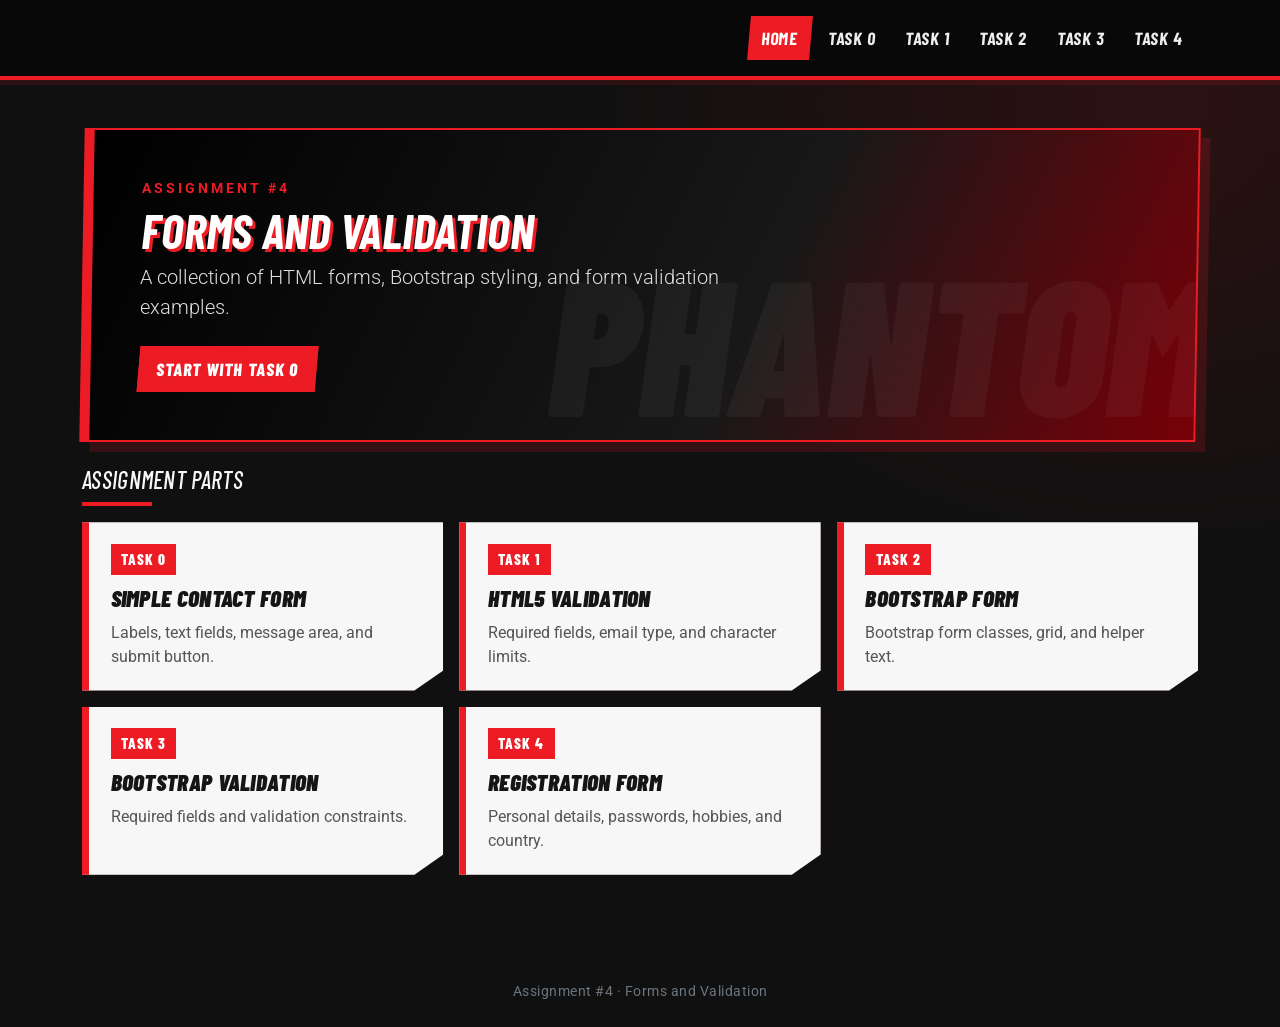
<file: index.html>
<!DOCTYPE html>
<html lang="en">
<head>
  <meta charset="UTF-8">
  <meta name="viewport" content="width=device-width, initial-scale=1.0">
  <title>Assignment 4 — Forms & Validation</title>
  <link href="https://cdn.jsdelivr.net/npm/bootstrap@5.3.3/dist/css/bootstrap.min.css" rel="stylesheet">
  <link rel="stylesheet" href="style.css">
</head>
<body>

<nav class="navbar navbar-expand-lg navbar-dark bg-dark">
  <div class="container">
    <button class="navbar-toggler" type="button" data-bs-toggle="collapse" data-bs-target="#mainNav" aria-controls="mainNav" aria-expanded="false" aria-label="Toggle navigation">
      <span class="navbar-toggler-icon"></span>
    </button>
    <div class="collapse navbar-collapse" id="mainNav">
      <div class="navbar-nav ms-auto">
        <a class="nav-link active" href="index.html">Home</a>
        <a class="nav-link" href="task0.html">Task 0</a>
        <a class="nav-link" href="task1.html">Task 1</a>
        <a class="nav-link" href="task2.html">Task 2</a>
        <a class="nav-link" href="task3.html">Task 3</a>
        <a class="nav-link" href="task4.html">Task 4</a>
      </div>
    </div>
  </div>
</nav>

<main class="container py-5">
  <section class="hero p-4 p-md-5 mb-4">
    <p class="text-uppercase small fw-bold mb-2">Assignment #4</p>
    <h1 class="display-5 fw-bold">Forms and Validation</h1>
    <p class="lead mb-4">
      A collection of HTML forms, Bootstrap styling,
      and form validation examples.
    </p>
    <a class="btn btn-primary btn-lg" href="task0.html">
      Start with Task 0
    </a>
  </section>

  <h2 class="h4 mb-3">Assignment parts</h2>

  <div class="row g-3">
    <div class="col-md-6 col-lg-4">
      <a class="task-card" href="task0.html">
        <span class="task-number">Task 0</span>
        <h3>Simple Contact Form</h3>
        <p>Labels, text fields, message area, and submit button.</p>
      </a>
    </div>

    <div class="col-md-6 col-lg-4">
      <a class="task-card" href="task1.html">
        <span class="task-number">Task 1</span>
        <h3>HTML5 Validation</h3>
        <p>Required fields, email type, and character limits.</p>
      </a>
    </div>

    <div class="col-md-6 col-lg-4">
      <a class="task-card" href="task2.html">
        <span class="task-number">Task 2</span>
        <h3>Bootstrap Form</h3>
        <p>Bootstrap form classes, grid, and helper text.</p>
      </a>
    </div>

    <div class="col-md-6 col-lg-4">
      <a class="task-card" href="task3.html">
        <span class="task-number">Task 3</span>
        <h3>Bootstrap Validation</h3>
        <p>Required fields and validation constraints.</p>
      </a>
    </div>

    <div class="col-md-6 col-lg-4">
      <a class="task-card" href="task4.html">
        <span class="task-number">Task 4</span>
        <h3>Registration Form</h3>
        <p>Personal details, passwords, hobbies, and country.</p>
      </a>
    </div>
  </div>

</main>

<footer class="py-4 text-center text-secondary">
  <small>Assignment #4 · Forms and Validation</small>
</footer>

</body>
</html>
</file>
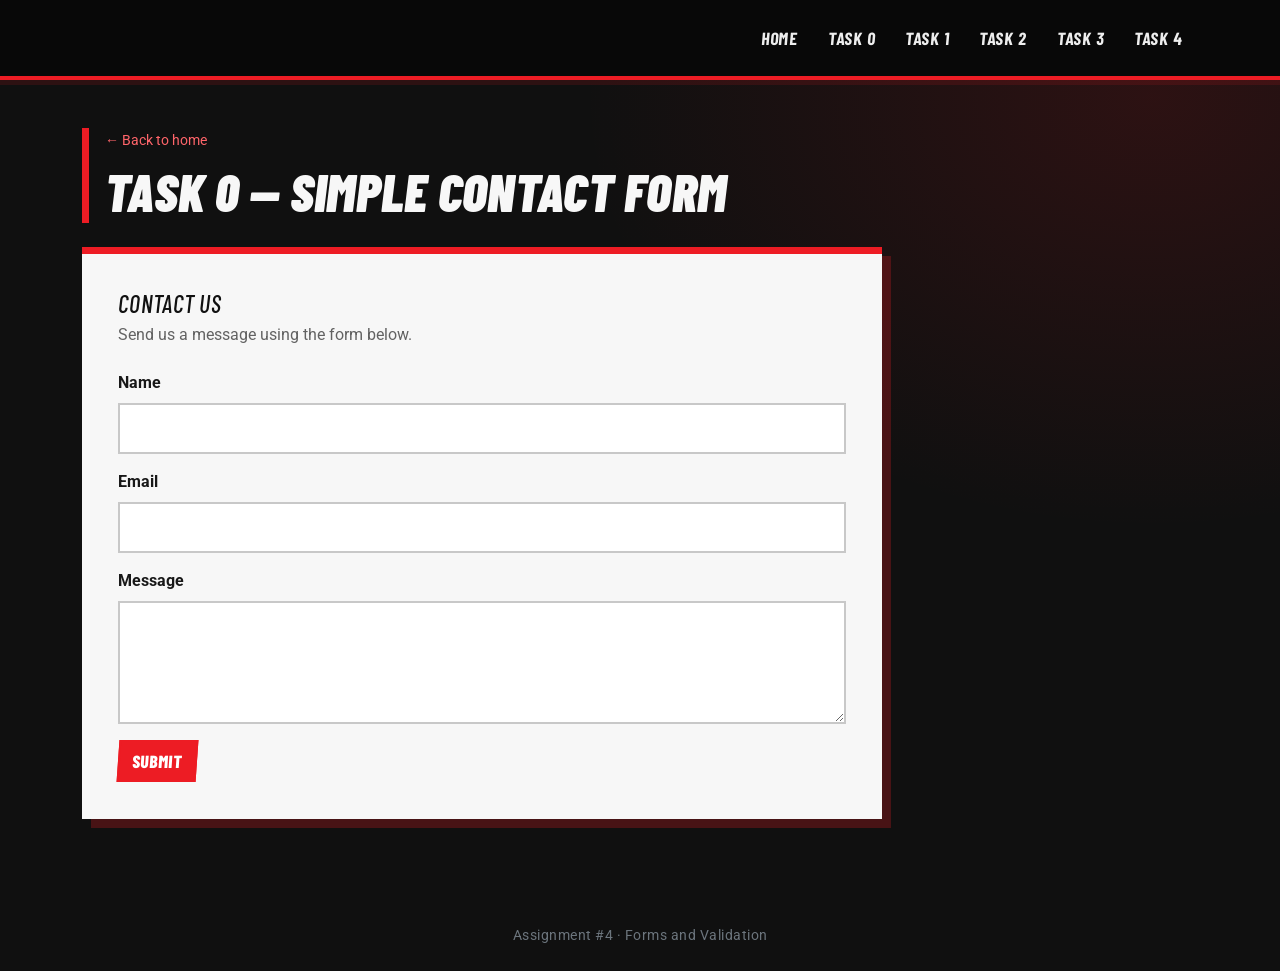
<file: task0.html>
<!DOCTYPE html>
<html lang="en">
<head>
  <meta charset="UTF-8">
  <meta name="viewport" content="width=device-width, initial-scale=1.0">
  <title>Task 0 — Simple Contact Form | Forms Lab</title>
  <link href="https://cdn.jsdelivr.net/npm/bootstrap@5.3.3/dist/css/bootstrap.min.css" rel="stylesheet">
  <link rel="stylesheet" href="style.css">
</head>
<body>

<nav class="navbar navbar-expand-lg navbar-dark bg-dark">
  <div class="container">
    <button class="navbar-toggler" type="button" data-bs-toggle="collapse" data-bs-target="#mainNav" aria-controls="mainNav" aria-expanded="false" aria-label="Toggle navigation">
      <span class="navbar-toggler-icon"></span>
    </button>
    <div class="collapse navbar-collapse" id="mainNav">
      <div class="navbar-nav ms-auto">
        <a class="nav-link" href="index.html">Home</a>
        <a class="nav-link" href="task0.html">Task 0</a>
        <a class="nav-link" href="task1.html">Task 1</a>
        <a class="nav-link" href="task2.html">Task 2</a>
        <a class="nav-link" href="task3.html">Task 3</a>
        <a class="nav-link" href="task4.html">Task 4</a>
      </div>
    </div>
  </div>
</nav>

<main class="container py-5">
  <div class="page-heading mb-4">
    <a href="index.html" class="text-decoration-none small">← Back to home</a>
    <h1 class="mt-2">Task 0 — Simple Contact Form</h1>
  </div>

  <div class="form-panel">
    <h2 class="h4 mb-1">Contact us</h2>
    <p class="text-secondary mb-4">
      Send us a message using the form below.
    </p>

    <form action="#" method="get">
      <div class="mb-3">
        <label for="name" class="form-label">Name</label>
        <input id="name" name="name" type="text" class="form-control">
      </div>

      <div class="mb-3">
        <label for="email" class="form-label">Email</label>
        <input id="email" name="email" type="email" class="form-control">
      </div>

      <div class="mb-3">
        <label for="message" class="form-label">Message</label>
        <textarea id="message" name="message" class="form-control" rows="4"></textarea>
      </div>

      <button type="submit" class="btn btn-primary">Submit</button>
    </form>
  </div>
</main>

<footer class="py-4 text-center text-secondary">
  <small>Assignment #4 · Forms and Validation</small>
</footer>

</body>
</html>
</file>
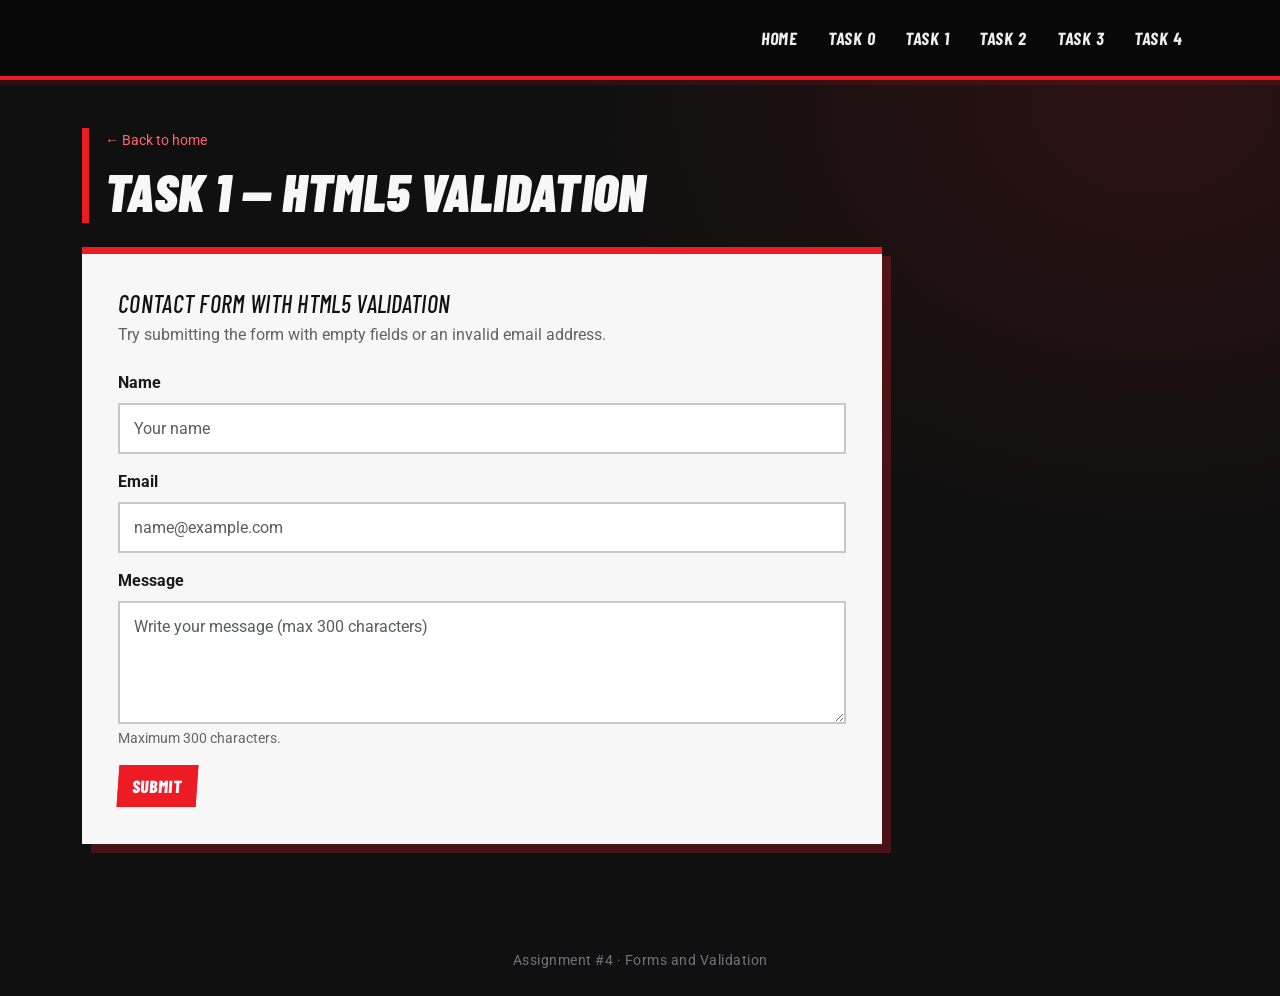
<file: task1.html>
<!DOCTYPE html>
<html lang="en">
<head>
  <meta charset="UTF-8">
  <meta name="viewport" content="width=device-width, initial-scale=1.0">
  <title>Task 1 — HTML5 Validation | Forms Lab</title>
  <link href="https://cdn.jsdelivr.net/npm/bootstrap@5.3.3/dist/css/bootstrap.min.css" rel="stylesheet">
  <link rel="stylesheet" href="style.css">
</head>
<body>

<nav class="navbar navbar-expand-lg navbar-dark bg-dark">
  <div class="container">
    <button class="navbar-toggler" type="button" data-bs-toggle="collapse" data-bs-target="#mainNav" aria-controls="mainNav" aria-expanded="false" aria-label="Toggle navigation">
      <span class="navbar-toggler-icon"></span>
    </button>
    <div class="collapse navbar-collapse" id="mainNav">
      <div class="navbar-nav ms-auto">
        <a class="nav-link" href="index.html">Home</a>
        <a class="nav-link" href="task0.html">Task 0</a>
        <a class="nav-link" href="task1.html">Task 1</a>
        <a class="nav-link" href="task2.html">Task 2</a>
        <a class="nav-link" href="task3.html">Task 3</a>
        <a class="nav-link" href="task4.html">Task 4</a>
      </div>
    </div>
  </div>
</nav>

<main class="container py-5">
  <div class="page-heading mb-4">
    <a href="index.html" class="text-decoration-none small">← Back to home</a>
    <h1 class="mt-2">Task 1 — HTML5 Validation</h1>
  </div>

  <div class="form-panel">
    <h2 class="h4 mb-1">Contact form with HTML5 validation</h2>
    <p class="text-secondary mb-4">
      Try submitting the form with empty fields or an invalid email address.
    </p>

    <form>
      <div class="mb-3">
        <label for="name" class="form-label">Name</label>
        <input id="name" name="name" type="text"
          class="form-control" required maxlength="50"
          placeholder="Your name">
      </div>

      <div class="mb-3">
        <label for="email" class="form-label">Email</label>
        <input id="email" name="email" type="email"
          class="form-control" required
          placeholder="name@example.com">
      </div>

      <div class="mb-3">
        <label for="message" class="form-label">Message</label>
        <textarea id="message" name="message"
          class="form-control" rows="4" required maxlength="300"
          placeholder="Write your message (max 300 characters)"></textarea>
        <div class="form-text">Maximum 300 characters.</div>
      </div>

      <button type="submit" class="btn btn-primary">Submit</button>
    </form>
  </div>
</main>

<footer class="py-4 text-center text-secondary">
  <small>Assignment #4 · Forms and Validation</small>
</footer>

</body>
</html>
</file>
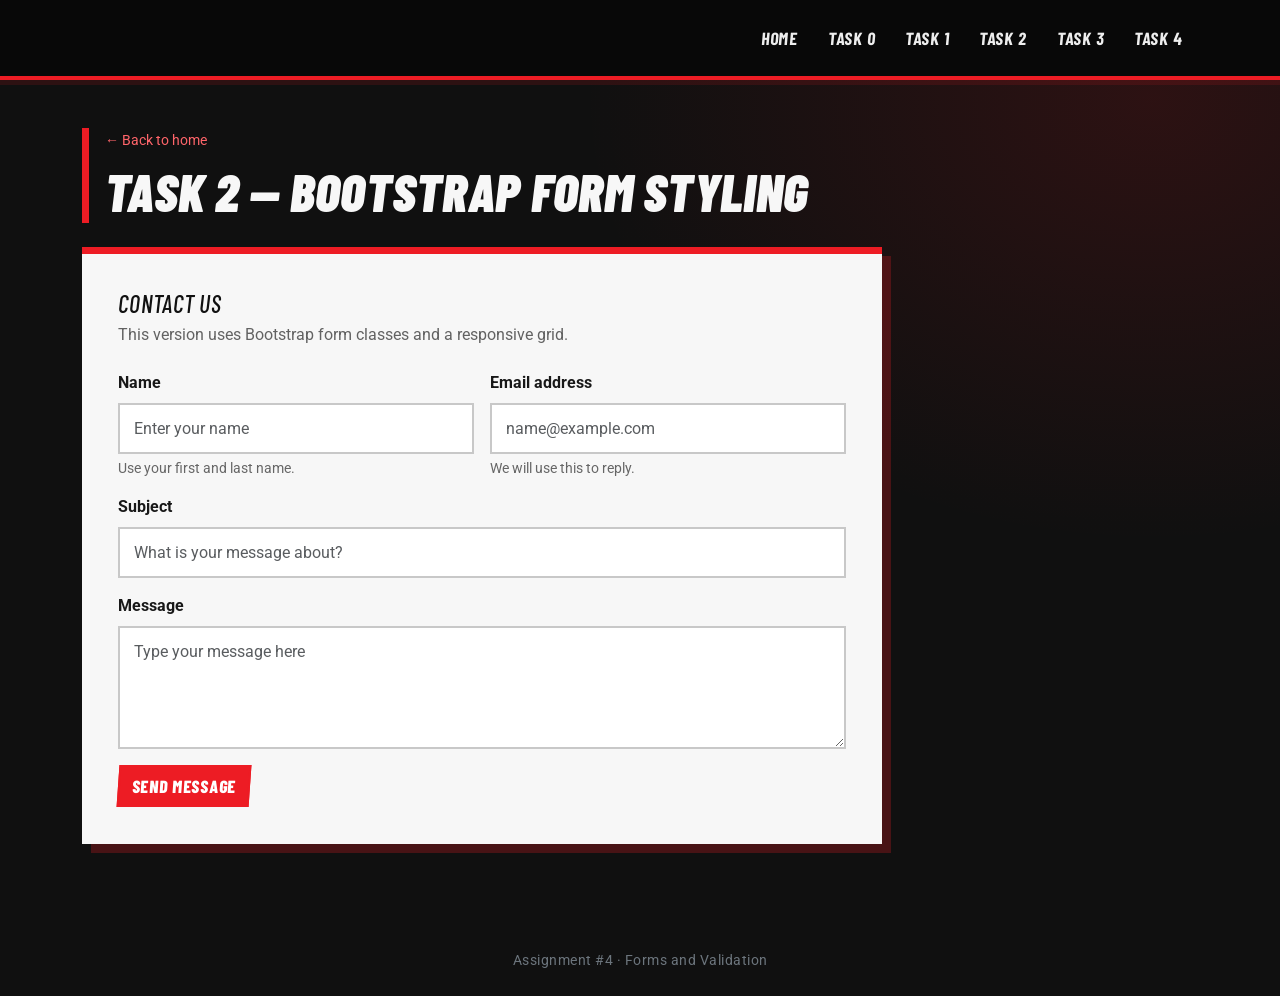
<file: task2.html>
<!DOCTYPE html>
<html lang="en">
<head>
  <meta charset="UTF-8">
  <meta name="viewport" content="width=device-width, initial-scale=1.0">
  <title>Task 2 — Bootstrap Form Styling | Forms Lab</title>
  <link href="https://cdn.jsdelivr.net/npm/bootstrap@5.3.3/dist/css/bootstrap.min.css" rel="stylesheet">
  <link rel="stylesheet" href="style.css">
</head>
<body>

<nav class="navbar navbar-expand-lg navbar-dark bg-dark">
  <div class="container">
    <button class="navbar-toggler" type="button" data-bs-toggle="collapse" data-bs-target="#mainNav" aria-controls="mainNav" aria-expanded="false" aria-label="Toggle navigation">
      <span class="navbar-toggler-icon"></span>
    </button>
    <div class="collapse navbar-collapse" id="mainNav">
      <div class="navbar-nav ms-auto">
        <a class="nav-link" href="index.html">Home</a>
        <a class="nav-link" href="task0.html">Task 0</a>
        <a class="nav-link" href="task1.html">Task 1</a>
        <a class="nav-link" href="task2.html">Task 2</a>
        <a class="nav-link" href="task3.html">Task 3</a>
        <a class="nav-link" href="task4.html">Task 4</a>
      </div>
    </div>
  </div>
</nav>

<main class="container py-5">
  <div class="page-heading mb-4">
    <a href="index.html" class="text-decoration-none small">← Back to home</a>
    <h1 class="mt-2">Task 2 — Bootstrap Form Styling</h1>
  </div>

  <div class="form-panel">
    <h2 class="h4 mb-1">Contact us</h2>
    <p class="text-secondary mb-4">
      This version uses Bootstrap form classes and a responsive grid.
    </p>

    <form>
      <div class="row g-3">
        <div class="col-md-6">
          <label for="name" class="form-label">Name</label>
          <input id="name" type="text" class="form-control"
            placeholder="Enter your name">
          <div class="form-text">Use your first and last name.</div>
        </div>

        <div class="col-md-6">
          <label for="email" class="form-label">Email address</label>
          <input id="email" type="email" class="form-control"
            placeholder="name@example.com">
          <div class="form-text">We will use this to reply.</div>
        </div>

        <div class="col-12">
          <label for="subject" class="form-label">Subject</label>
          <input id="subject" type="text" class="form-control"
            placeholder="What is your message about?">
        </div>

        <div class="col-12">
          <label for="message" class="form-label">Message</label>
          <textarea id="message" class="form-control" rows="4"
            placeholder="Type your message here"></textarea>
        </div>

        <div class="col-12">
          <button type="submit" class="btn btn-primary">Send message</button>
        </div>
      </div>
    </form>
  </div>
</main>

<footer class="py-4 text-center text-secondary">
  <small>Assignment #4 · Forms and Validation</small>
</footer>

</body>
</html>
</file>
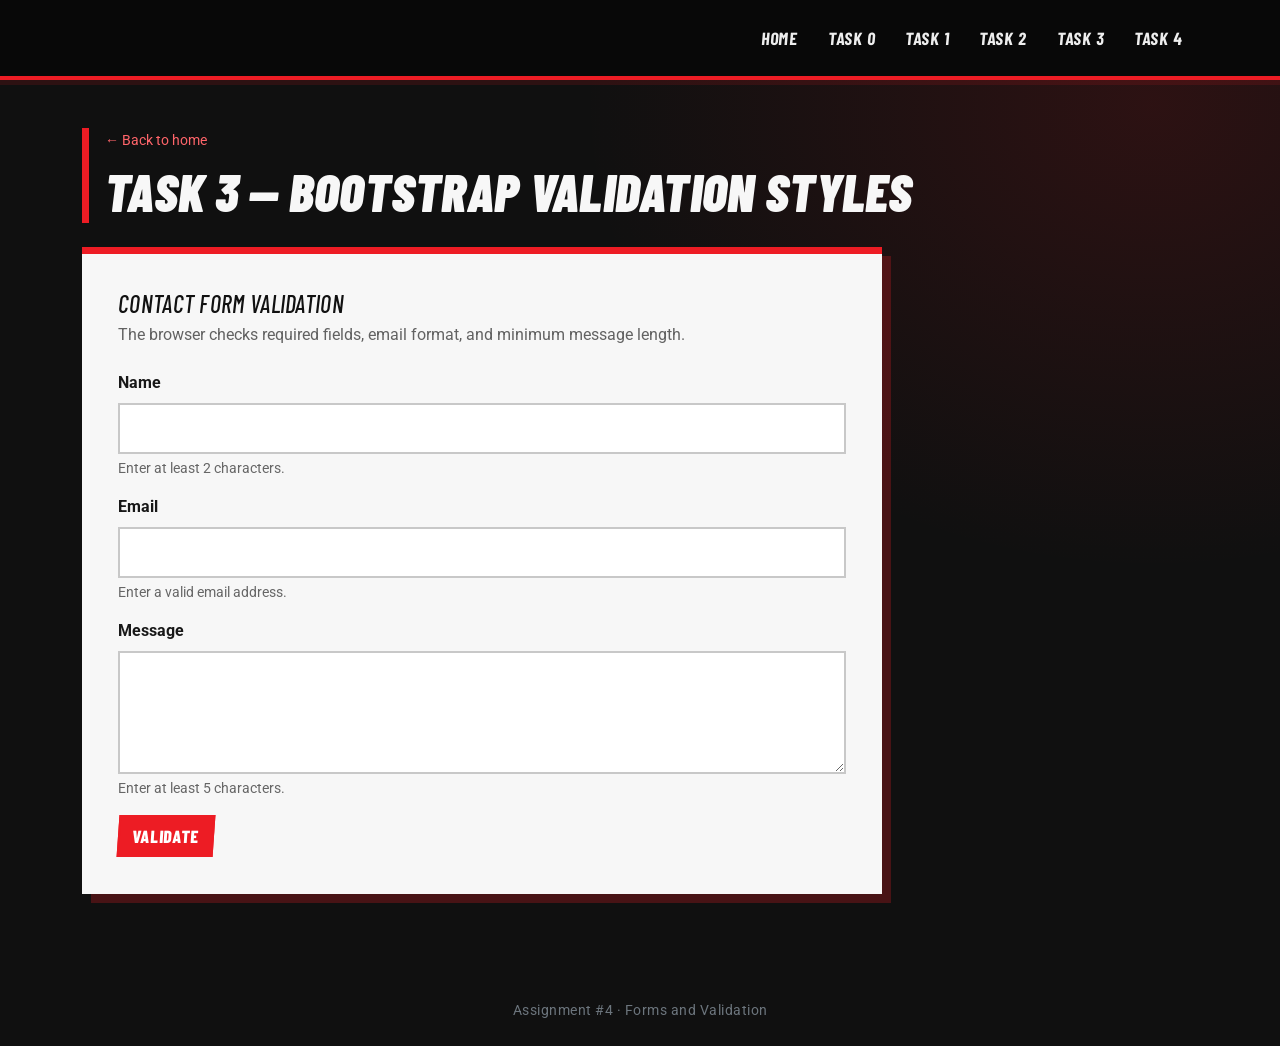
<file: task3.html>
<!DOCTYPE html>
<html lang="en">
<head>
  <meta charset="UTF-8">
  <meta name="viewport" content="width=device-width, initial-scale=1.0">
  <title>Task 3 — Bootstrap Validation Styles | Forms Lab</title>
  <link href="https://cdn.jsdelivr.net/npm/bootstrap@5.3.3/dist/css/bootstrap.min.css" rel="stylesheet">
  <link rel="stylesheet" href="style.css">
</head>
<body>

<nav class="navbar navbar-expand-lg navbar-dark bg-dark">
  <div class="container">
    <button class="navbar-toggler" type="button" data-bs-toggle="collapse" data-bs-target="#mainNav" aria-controls="mainNav" aria-expanded="false" aria-label="Toggle navigation">
      <span class="navbar-toggler-icon"></span>
    </button>
    <div class="collapse navbar-collapse" id="mainNav">
      <div class="navbar-nav ms-auto">
        <a class="nav-link" href="index.html">Home</a>
        <a class="nav-link" href="task0.html">Task 0</a>
        <a class="nav-link" href="task1.html">Task 1</a>
        <a class="nav-link" href="task2.html">Task 2</a>
        <a class="nav-link" href="task3.html">Task 3</a>
        <a class="nav-link" href="task4.html">Task 4</a>
      </div>
    </div>
  </div>
</nav>

<main class="container py-5">
  <div class="page-heading mb-4">
    <a href="index.html" class="text-decoration-none small">← Back to home</a>
    <h1 class="mt-2">Task 3 — Bootstrap Validation Styles</h1>
  </div>

  <div class="form-panel">
    <h2 class="h4 mb-1">Contact form validation</h2>
    <p class="text-secondary mb-4">
      The browser checks required fields, email format,
      and minimum message length.
    </p>

    <form>
      <div class="mb-3">
        <label for="name" class="form-label">Name</label>
        <input id="name" type="text" class="form-control"
          required minlength="2">
        <div class="form-text">Enter at least 2 characters.</div>
      </div>

      <div class="mb-3">
        <label for="email" class="form-label">Email</label>
        <input id="email" type="email" class="form-control" required>
        <div class="form-text">Enter a valid email address.</div>
      </div>

      <div class="mb-3">
        <label for="message" class="form-label">Message</label>
        <textarea id="message" class="form-control" rows="4"
          required minlength="5"></textarea>
        <div class="form-text">Enter at least 5 characters.</div>
      </div>

      <button type="submit" class="btn btn-primary">Validate</button>
    </form>
  </div>
</main>

<footer class="py-4 text-center text-secondary">
  <small>Assignment #4 · Forms and Validation</small>
</footer>

</body>
</html>
</file>
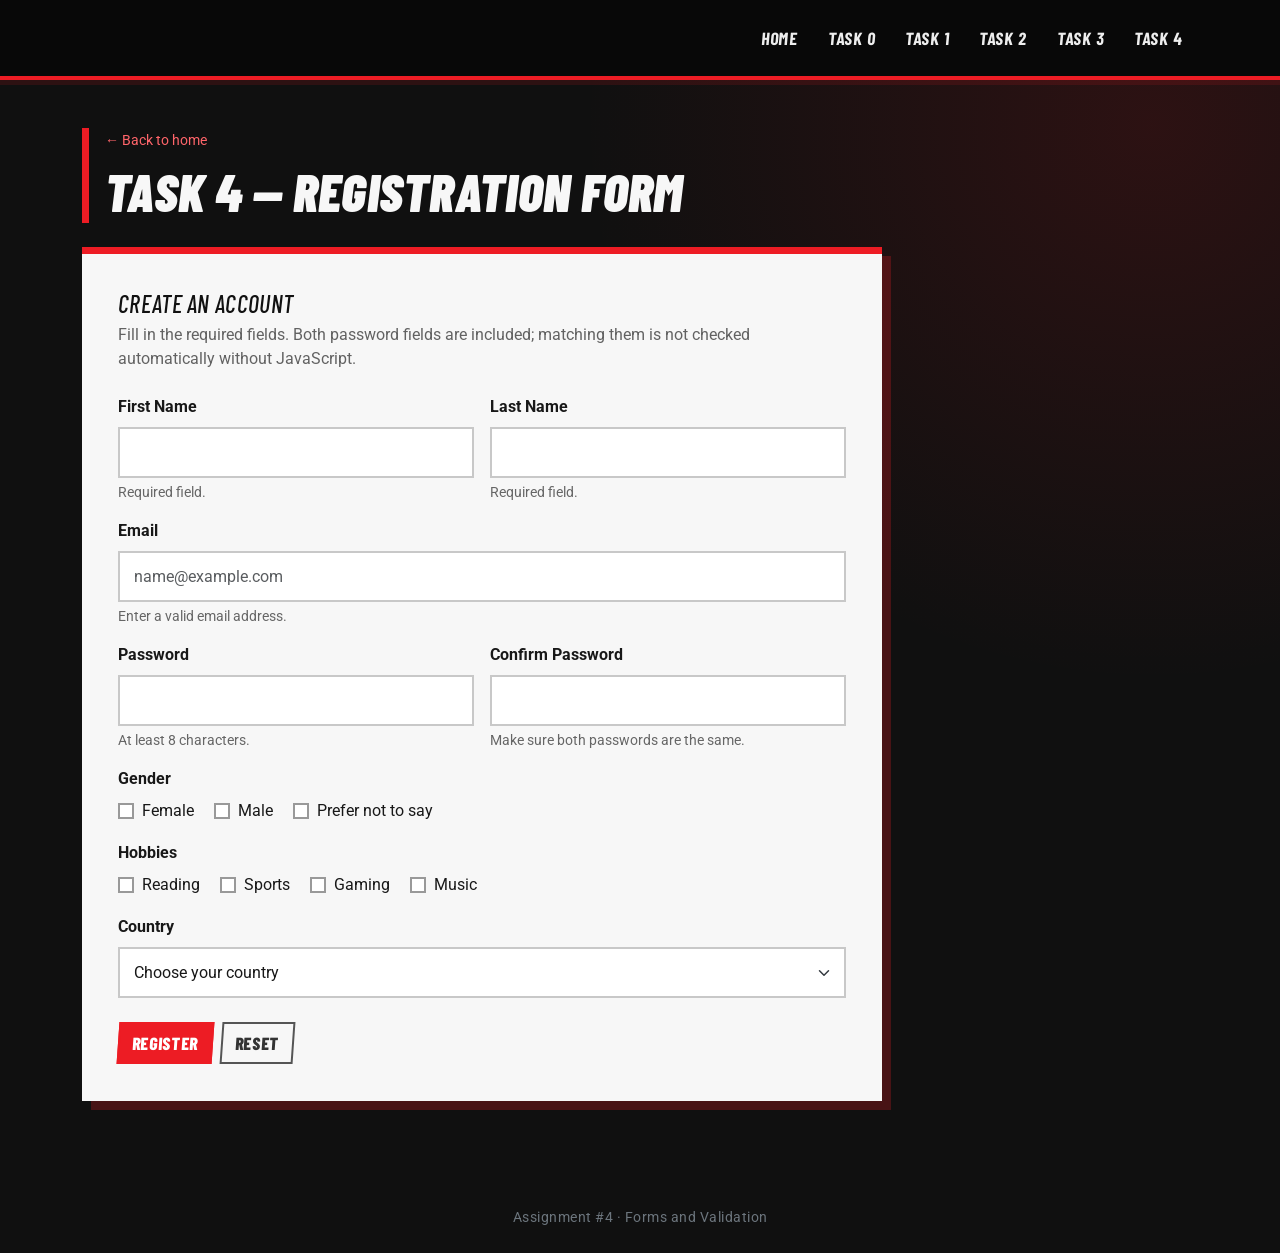
<file: task4.html>
<!DOCTYPE html>
<html lang="en">
<head>
  <meta charset="UTF-8">
  <meta name="viewport" content="width=device-width, initial-scale=1.0">
  <title>Task 4 — Registration Form | Forms Lab</title>
  <link href="https://cdn.jsdelivr.net/npm/bootstrap@5.3.3/dist/css/bootstrap.min.css" rel="stylesheet">
  <link rel="stylesheet" href="style.css">
</head>
<body>

<nav class="navbar navbar-expand-lg navbar-dark bg-dark">
  <div class="container">
    <button class="navbar-toggler" type="button" data-bs-toggle="collapse" data-bs-target="#mainNav" aria-controls="mainNav" aria-expanded="false" aria-label="Toggle navigation">
      <span class="navbar-toggler-icon"></span>
    </button>
    <div class="collapse navbar-collapse" id="mainNav">
      <div class="navbar-nav ms-auto">
        <a class="nav-link" href="index.html">Home</a>
        <a class="nav-link" href="task0.html">Task 0</a>
        <a class="nav-link" href="task1.html">Task 1</a>
        <a class="nav-link" href="task2.html">Task 2</a>
        <a class="nav-link" href="task3.html">Task 3</a>
        <a class="nav-link" href="task4.html">Task 4</a>
      </div>
    </div>
  </div>
</nav>

<main class="container py-5">
  <div class="page-heading mb-4">
    <a href="index.html" class="text-decoration-none small">← Back to home</a>
    <h1 class="mt-2">Task 4 — Registration Form</h1>
  </div>

  <div class="form-panel">
    <h2 class="h4 mb-1">Create an account</h2>
    <p class="text-secondary mb-4">
      Fill in the required fields. Both password fields are included;
      matching them is not checked automatically without JavaScript.
    </p>

    <form>
      <div class="row g-3">

        <div class="col-md-6">
          <label for="firstName" class="form-label">First Name</label>
          <input id="firstName" type="text" class="form-control"
            required maxlength="40">
          <div class="form-text">Required field.</div>
        </div>

        <div class="col-md-6">
          <label for="lastName" class="form-label">Last Name</label>
          <input id="lastName" type="text" class="form-control"
            required maxlength="40">
          <div class="form-text">Required field.</div>
        </div>

        <div class="col-12">
          <label for="email" class="form-label">Email</label>
          <input id="email" type="email" class="form-control"
            required placeholder="name@example.com">
          <div class="form-text">Enter a valid email address.</div>
        </div>

        <div class="col-md-6">
          <label for="password" class="form-label">Password</label>
          <input id="password" type="password" class="form-control"
            required minlength="8">
          <div class="form-text">At least 8 characters.</div>
        </div>

        <div class="col-md-6">
          <label for="confirmPassword" class="form-label">
            Confirm Password
          </label>
          <input id="confirmPassword" type="password"
            class="form-control" required>
          <div class="form-text">
            Make sure both passwords are the same.
          </div>
        </div>

        <div class="col-12">
          <span class="form-label d-block">Gender</span>

          <div class="form-check form-check-inline">
            <input id="genderFemale" class="form-check-input"
              type="radio" name="gender" value="Female" required>
            <label class="form-check-label" for="genderFemale">
              Female
            </label>
          </div>

          <div class="form-check form-check-inline">
            <input id="genderMale" class="form-check-input"
              type="radio" name="gender" value="Male" required>
            <label class="form-check-label" for="genderMale">
              Male
            </label>
          </div>

          <div class="form-check form-check-inline">
            <input id="genderOther" class="form-check-input"
              type="radio" name="gender"
              value="Prefer not to say" required>
            <label class="form-check-label" for="genderOther">
              Prefer not to say
            </label>
          </div>
        </div>

        <div class="col-12">
          <span class="form-label d-block">Hobbies</span>

          <div class="form-check form-check-inline">
            <input id="hobbyReading" class="form-check-input"
              type="checkbox" name="hobbies" value="Reading">
            <label class="form-check-label" for="hobbyReading">
              Reading
            </label>
          </div>

          <div class="form-check form-check-inline">
            <input id="hobbySports" class="form-check-input"
              type="checkbox" name="hobbies" value="Sports">
            <label class="form-check-label" for="hobbySports">
              Sports
            </label>
          </div>

          <div class="form-check form-check-inline">
            <input id="hobbyGaming" class="form-check-input"
              type="checkbox" name="hobbies" value="Gaming">
            <label class="form-check-label" for="hobbyGaming">
              Gaming
            </label>
          </div>

          <div class="form-check form-check-inline">
            <input id="hobbyMusic" class="form-check-input"
              type="checkbox" name="hobbies" value="Music">
            <label class="form-check-label" for="hobbyMusic">
              Music
            </label>
          </div>
        </div>

        <div class="col-12">
          <label for="country" class="form-label">Country</label>
          <select id="country" class="form-select" required>
            <option value="" selected disabled>
              Choose your country
            </option>
            <option>Kazakhstan</option>
            <option>United States</option>
            <option>United Kingdom</option>
            <option>Canada</option>
            <option>Germany</option>
            <option>Other</option>
          </select>
        </div>

        <div class="col-12 d-flex gap-2 mt-4">
          <button type="submit" class="btn btn-primary">Register</button>
          <button type="reset" class="btn btn-outline-secondary">
            Reset
          </button>
        </div>

      </div>
    </form>
  </div>
</main>

<footer class="py-4 text-center text-secondary">
  <small>Assignment #4 · Forms and Validation</small>
</footer>

</body>
</html>
</file>
<file: style.css>
@import url('https://fonts.googleapis.com/css2?family=Barlow+Condensed:wght@500;600;700;800;900&family=Roboto:wght@400;500;700;900&display=swap');

:root {
  --p5-red: #ed1c24;
  --p5-red-dark: #b80f18;
  --p5-black: #101010;
  --p5-panel: #1b1b1b;
  --p5-white: #f7f7f7;
  --p5-gray: #b9b9b9;
}

* {
  box-sizing: border-box;
}

body {
  min-height: 100vh;
  margin: 0;
  color: var(--p5-white);
  background:
    radial-gradient(
      ellipse at 90% 10%,
      rgba(237, 28, 36, .13),
      transparent 35%
    ),
    var(--p5-black);
  font-family: 'Roboto', Arial, sans-serif;
}

/* nav */

.navbar,
.navbar.bg-dark {
  background: #080808 !important;
  border-bottom: 4px solid var(--p5-red);
  box-shadow: 0 5px 0 rgba(237, 28, 36, .13);
}

.navbar .container {
  padding-top: .35rem;
  padding-bottom: .35rem;
}

.navbar-brand {
  color: #fff !important;
  font-family: 'Barlow Condensed', Impact, sans-serif;
  font-size: 1.8rem;
  font-weight: 900 !important;
  font-style: italic;
  letter-spacing: 1px;
  text-transform: uppercase;
}

.navbar-brand::before {
  content: '★ ';
  color: var(--p5-red);
}

.navbar .nav-link {
  margin: .15rem;
  padding: .55rem .8rem !important;
  color: #eee !important;
  font-family: 'Barlow Condensed', Impact, sans-serif;
  font-size: 1.1rem;
  font-weight: 700;
  letter-spacing: .5px;
  text-transform: uppercase;
  transform: skew(-5deg);
  transition: background .15s ease, color .15s ease;
}

.navbar .nav-link:hover,
.navbar .nav-link.active {
  color: #fff !important;
  background: var(--p5-red);
}

.navbar-toggler {
  border-color: var(--p5-red);
}

.navbar-toggler:focus {
  box-shadow: 0 0 0 .2rem rgba(237, 28, 36, .3);
}


.hero {
  position: relative;
  overflow: hidden;
  color: #fff;
  background: linear-gradient(
    115deg,
    #000 0%,
    #181818 60%,
    #780008 100%
  );
  border: 2px solid var(--p5-red);
  border-left: 10px solid var(--p5-red);
  border-radius: 0 !important;
  box-shadow: 10px 10px 0 rgba(237, 28, 36, .17);
  transform: skew(-1deg);
}

.hero > * {
  transform: skew(1deg);
}

.hero::after {
  content: 'PHANTOM';
  position: absolute;
  right: -1rem;
  bottom: -2.7rem;
  color: rgba(255, 255, 255, .045);
  font-family: 'Barlow Condensed', Impact, sans-serif;
  font-size: clamp(5rem, 15vw, 12rem);
  font-weight: 900;
  font-style: italic;
  pointer-events: none;
}

.hero .text-uppercase {
  color: var(--p5-red);
  letter-spacing: 3px;
}

.hero h1,
.page-heading h1,
main h2,
.task-card h3 {
  font-family: 'Barlow Condensed', Impact, sans-serif;
  font-weight: 900;
  font-style: italic;
  text-transform: uppercase;
  letter-spacing: .3px;
}

.hero h1 {
  line-height: .98;
  text-shadow: 3px 3px 0 var(--p5-red);
}

.hero .lead {
  color: #dedede;
  max-width: 650px;
}


main h2 {
  color: #fff;
}

main h2::after {
  content: '';
  display: block;
  width: 70px;
  height: 4px;
  margin-top: .45rem;
  background: var(--p5-red);
}


.task-card {
  position: relative;
  display: block;
  height: 100%;
  padding: 1.35rem;
  color: #151515;
  text-decoration: none;
  background: var(--p5-white);
  border: 0;
  border-left: 7px solid var(--p5-red);
  border-radius: 0;
  box-shadow: 5px 5px 0 rgba(237, 28, 36, .3);
  clip-path: polygon(
    0 0,
    100% 0,
    100% 88%,
    92% 100%,
    0 100%
  );
  transition:
    transform .16s ease,
    background .16s ease,
    color .16s ease;
}

.task-card:hover {
  color: #fff;
  background: var(--p5-red);
  transform: translate(-3px, -3px) rotate(-.4deg);
  box-shadow: 8px 8px 0 rgba(255, 255, 255, .12);
}

.task-card h3 {
  font-size: 1.45rem;
  margin-top: .65rem;
}

.task-card p {
  color: #555;
  margin-bottom: 0;
}

.task-card:hover p {
  color: #fff;
}

.task-number {
  display: inline-block;
  padding: .25rem .65rem;
  color: #fff;
  background: var(--p5-red);
  border-radius: 0;
  font-family: 'Barlow Condensed', Impact, sans-serif;
  font-size: .95rem;
  font-weight: 800;
  letter-spacing: 1px;
  text-transform: uppercase;
}

.task-card:hover .task-number {
  color: var(--p5-red);
  background: #fff;
}

.page-heading {
  border-left: 7px solid var(--p5-red);
  padding-left: 1rem;
}

.page-heading h1 {
  font-size: clamp(2rem, 5vw, 3.3rem);
}

.page-heading a {
  color: #ff656a !important;
}

.page-heading a:hover {
  color: #fff !important;
}


.form-panel {
  max-width: 800px;
  padding: clamp(1.25rem, 4vw, 2.25rem);
  color: #181818;
  background: var(--p5-white);
  border: 0;
  border-top: 7px solid var(--p5-red);
  border-radius: 0;
  box-shadow: 9px 9px 0 rgba(237, 28, 36, .25);
}

.form-panel h2 {
  color: #111;
}

.form-panel h2::after {
  display: none;
}

.form-panel p,
.form-panel .text-secondary {
  color: #626262 !important;
}

.form-label {
  color: #181818;
  font-weight: 700;
}

.form-text {
  color: #666;
}

.form-control,
.form-select {
  padding: .72rem .85rem;
  color: #171717;
  background-color: #fff;
  border: 2px solid #c8c8c8;
  border-radius: 0;
}

.form-control:focus,
.form-select:focus {
  border-color: var(--p5-red);
  box-shadow: 0 0 0 .22rem rgba(237, 28, 36, .16);
}

.form-check-input {
  border: 2px solid #999;
  border-radius: 0 !important;
}

.form-check-input:checked {
  background-color: var(--p5-red);
  border-color: var(--p5-red);
}

.form-check-input:focus {
  border-color: var(--p5-red);
  box-shadow: 0 0 0 .2rem rgba(237, 28, 36, .2);
}


.btn {
  border-radius: 0;
  font-family: 'Barlow Condensed', Impact, sans-serif;
  font-size: 1.1rem;
  font-weight: 800;
  letter-spacing: .7px;
  text-transform: uppercase;
  transform: skew(-4deg);
  transition: transform .15s ease, background .15s ease;
}

.btn:hover {
  transform: skew(-4deg) translateY(-2px);
}

.btn-primary,
.hero .btn {
  color: #fff;
  background: var(--p5-red);
  border: 2px solid var(--p5-red);
}

.btn-primary:hover,
.hero .btn:hover {
  color: #fff;
  background: var(--p5-red-dark);
  border-color: var(--p5-red-dark);
}

.btn-outline-secondary {
  color: #333;
  border: 2px solid #555;
}

.btn-outline-secondary:hover {
  color: #fff;
  background: #222;
  border-color: #222;
}


.alert {
  color: #eee;
  background: #1d1d1d;
  border: 1px solid #444 !important;
  border-left: 5px solid var(--p5-red) !important;
  border-radius: 0;
}

footer {
  margin-top: 2rem;
  color: #888 !important;
}

footer small {
  letter-spacing: .5px;
}


.was-validated .form-control:valid,
.form-control.is-valid,
.was-validated .form-select:valid,
.form-select.is-valid {
  border-color: #198754;
}

.was-validated .form-control:invalid,
.form-control.is-invalid,
.was-validated .form-select:invalid,
.form-select.is-invalid {
  border-color: var(--p5-red);
}


@media (max-width: 576px) {
  .hero {
    padding: 1.5rem !important;
  }

  .hero h1 {
    font-size: 2.7rem;
  }

  .form-panel {
    padding: 1.25rem;
  }

  .navbar .nav-link {
    display: inline-block;
  }
}
</file>
